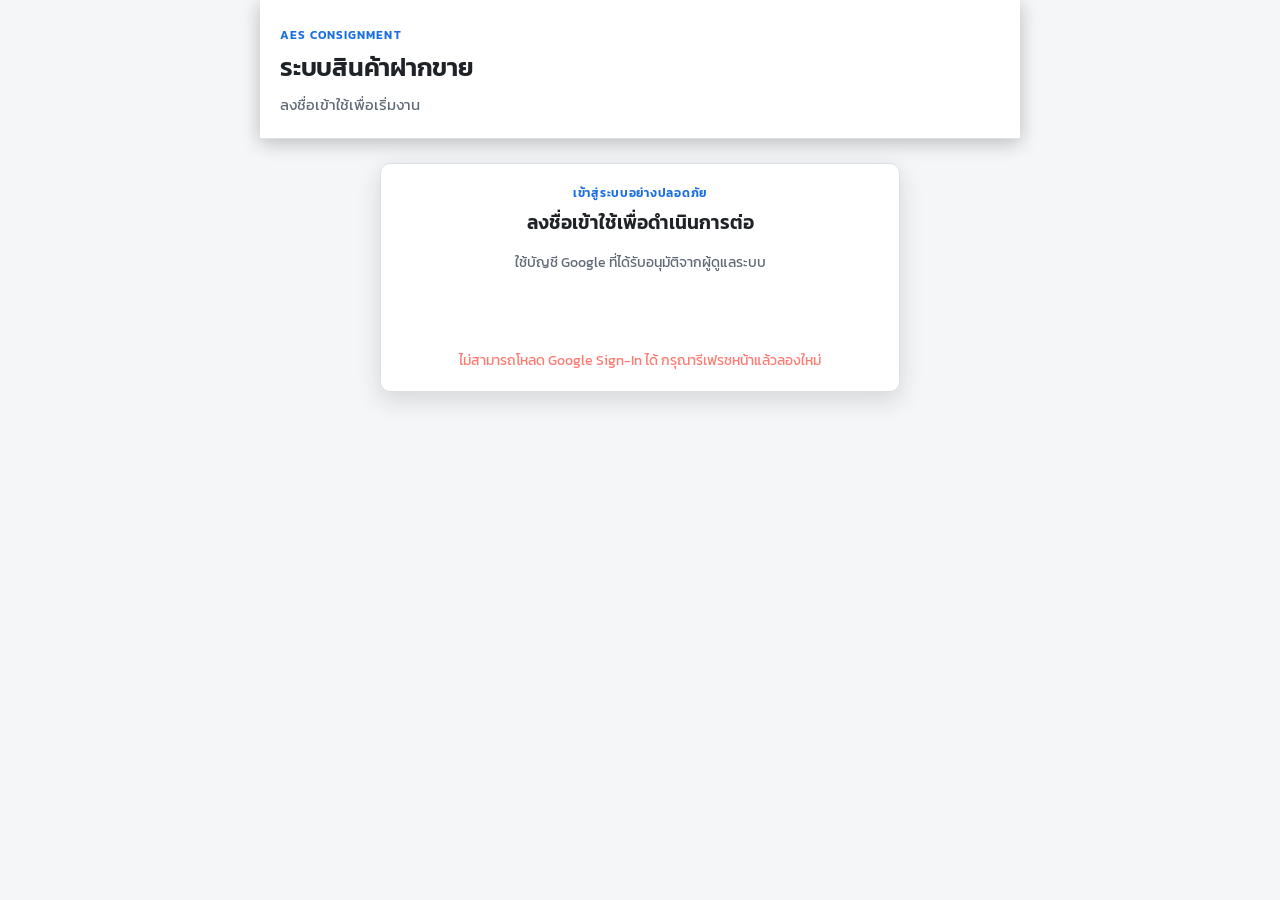
<file: index.html>
<!doctype html>
<html lang="th">

<head>
  <meta charset="utf-8">
  <meta name="viewport" content="width=device-width, initial-scale=1">
  <meta name="theme-color" content="#123d38">
  <meta
    name="description"
    content="ระบบจัดการสินค้าฝากขายสำหรับพนักงานและผู้ดูแลระบบ"
  >
  <title>ระบบสินค้าฝากขาย</title>

  <!-- Kanit is the primary font used across AES worker applications. -->
  <link rel="preconnect" href="https://fonts.googleapis.com">
  <link rel="preconnect" href="https://fonts.gstatic.com" crossorigin>
  <link
    href="https://fonts.googleapis.com/css2?family=Kanit:wght@400;500;600;700&display=swap"
    rel="stylesheet"
  >

  <!-- Keep presentation styles in the dedicated stylesheet. -->
  <link rel="stylesheet" href="style.css">

  <!-- Google Identity Services renders the sign-in button. -->
  <script src="https://accounts.google.com/gsi/client" async></script>
</head>

<body>
  <main class="app-shell">
    <!-- Application identity remains visible on every screen. -->
    <header class="app-header">
      <div>
        <p class="header-eyebrow">AES Consignment</p>
        <h1>ระบบสินค้าฝากขาย</h1>
        <p id="pageDescription">ลงชื่อเข้าใช้เพื่อเริ่มงาน</p>
      </div>
      <p id="authenticatedUser" class="authenticated-user hidden"></p>
    </header>

    <!-- Authentication must succeed before application data is visible. -->
    <section id="authCard" class="card auth-card">
      <p class="eyebrow">เข้าสู่ระบบอย่างปลอดภัย</p>
      <h2>ลงชื่อเข้าใช้เพื่อดำเนินการต่อ</h2>
      <p class="hint">
        ใช้บัญชี Google ที่ได้รับอนุมัติจากผู้ดูแลระบบ
      </p>
      <div id="googleSignInButton" class="google-sign-in"></div>
      <p
        id="authStatus"
        class="status-message"
        role="status"
        aria-live="polite"
      ></p>
    </section>

    <!-- Backend permissions determine which mode cards are rendered here. -->
    <section id="homeCard" class="card hidden">
      <p class="eyebrow">เมนูหลัก</p>
      <h2>เลือกงานที่ต้องการทำ</h2>
      <p class="hint">
        ระบบแสดงเฉพาะเมนูที่บัญชีของคุณได้รับสิทธิ์
      </p>
      <div id="modeGrid" class="mode-grid"></div>
    </section>

    <!-- Reserved fallback for future permission-based application modules. -->
    <section id="modulePlaceholder" class="card hidden">
      <button id="placeholderBackButton" class="text-button" type="button">
        ← กลับเมนูหลัก
      </button>
      <p id="placeholderEyebrow" class="eyebrow"></p>
      <h2 id="placeholderTitle"></h2>
      <p id="placeholderMessage" class="hint"></p>
    </section>

    <!-- ADMIN-only account management. Backend authorization is mandatory. -->
    <section id="adminAccountSection" class="hidden">
      <div class="section-navigation">
        <button id="adminBackButton" class="text-button" type="button">
          ← กลับเมนูหลัก
        </button>
      </div>

      <section class="card">
        <p class="eyebrow">ผู้ดูแลระบบ</p>
        <h2 id="accountFormTitle">เพิ่มบัญชีที่ได้รับสิทธิ์</h2>
        <p id="accountFormDescription" class="hint">
          เพิ่มอีเมล กำหนดสิทธิ์ และผูกบัญชีกับลูกค้า
        </p>

        <form id="adminAccountForm" novalidate>
          <label for="accountEmail">อีเมล Google</label>
          <input
            id="accountEmail"
            name="email"
            type="email"
            autocomplete="email"
            placeholder="name@example.com"
            required
          >

          <fieldset id="permissionSelector" class="permission-fieldset">
            <legend>สิทธิ์การใช้งาน</legend>

            <label class="permission-option" for="permissionWithdraw">
              <input
                id="permissionWithdraw"
                name="can_withdraw"
                type="checkbox"
              >
              <span>
                <strong>ผู้เบิกสินค้า</strong>
                <small>เข้าใช้งานโมดูลเบิกสินค้า</small>
              </span>
            </label>

            <label class="permission-option" for="permissionReceive">
              <input
                id="permissionReceive"
                name="can_receive"
                type="checkbox"
              >
              <span>
                <strong>ผู้ตรวจรับสินค้า</strong>
                <small>เข้าใช้งานโมดูลรับสินค้า</small>
              </span>
            </label>

            <label class="permission-option" for="permissionAdmin">
              <input
                id="permissionAdmin"
                name="is_admin"
                type="checkbox"
              >
              <span>
                <strong>ผู้ดูแลระบบ</strong>
                <small>จัดการบัญชีและงานผู้ดูแลระบบ</small>
              </span>
            </label>
          </fieldset>

          <div id="customerSelector">
            <label for="customerSearch">ค้นหาลูกค้า</label>
            <input
              id="customerSearch"
              type="search"
              autocomplete="off"
              placeholder="พิมพ์รหัสหรือชื่อลูกค้าอย่างน้อย 2 ตัวอักษร"
              aria-describedby="customerSearchHelp"
            >
            <p id="customerSearchHelp" class="field-help">
              เลือกลูกค้าจากผลการค้นหาเพื่อป้องกันการกรอกรหัสผิด
            </p>
            <div
              id="customerSearchResults"
              class="search-results hidden"
              role="listbox"
              aria-label="ผลการค้นหาลูกค้า"
            ></div>
            <div id="selectedCustomer" class="selected-customer hidden"></div>
          </div>

          <div class="form-action-row">
            <button
              id="cancelAccountEditButton"
              class="outline-button hidden"
              type="button"
            >
              ยกเลิกการแก้ไข
            </button>
            <button
              id="createAccountButton"
              class="full-width-button"
              type="submit"
            >
              เพิ่มบัญชี
            </button>
          </div>
          <p
            id="adminFormStatus"
            class="form-status"
            role="status"
            aria-live="polite"
          ></p>
        </form>
      </section>

      <section class="card">
        <div class="section-title-row">
          <div>
            <p class="eyebrow">บัญชีทั้งหมด</p>
            <h2>สิทธิ์การเข้าใช้งาน</h2>
          </div>
          <button id="refreshUsersButton" class="outline-button" type="button">
            โหลดใหม่
          </button>
        </div>
        <p id="userListStatus" class="hint" role="status" aria-live="polite"></p>
        <div id="authorizedUserList" class="account-list"></div>
      </section>
    </section>
  </main>

  <!-- Shared public configuration and short-lived cross-page session. -->
  <script src="assets/app-config.js"></script>
  <script src="assets/auth-session.js"></script>

  <!-- Load behavior after the page markup so all controls already exist. -->
  <script src="script.js"></script>
</body>

</html>
</file>
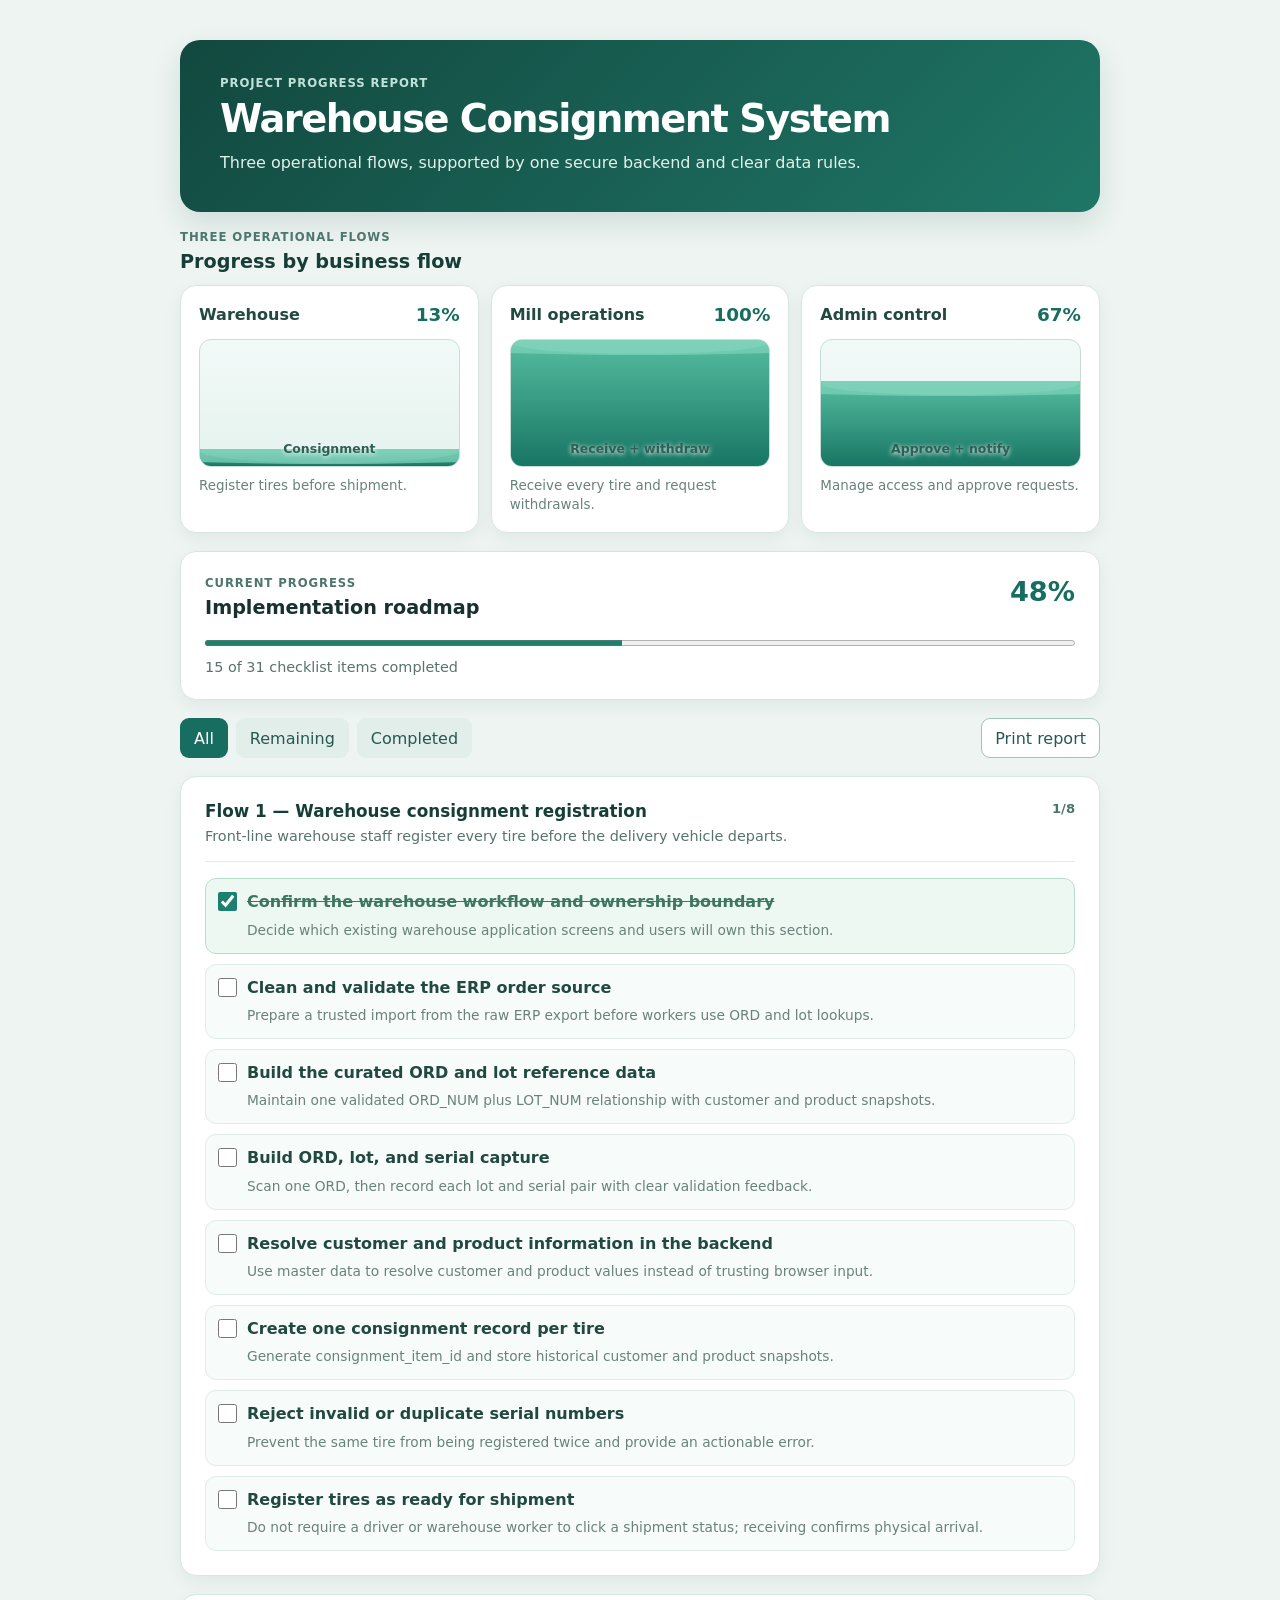
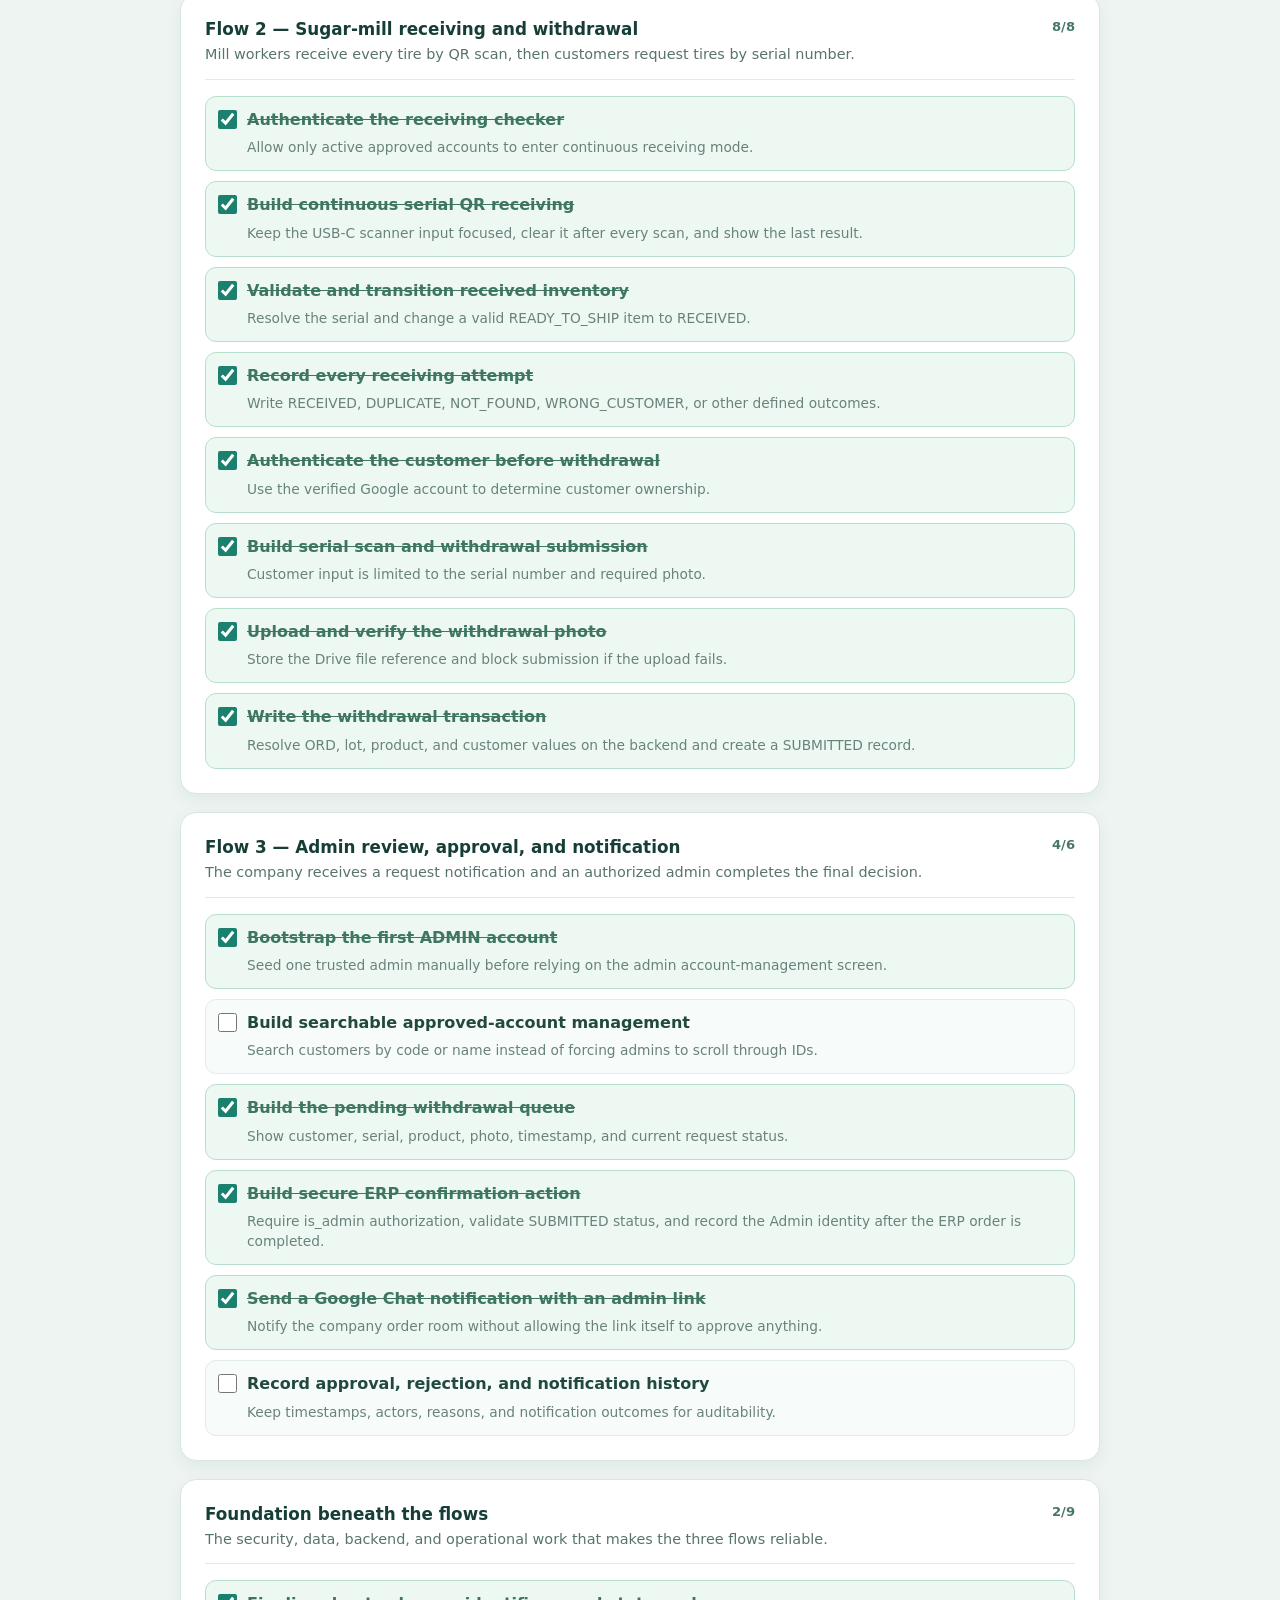
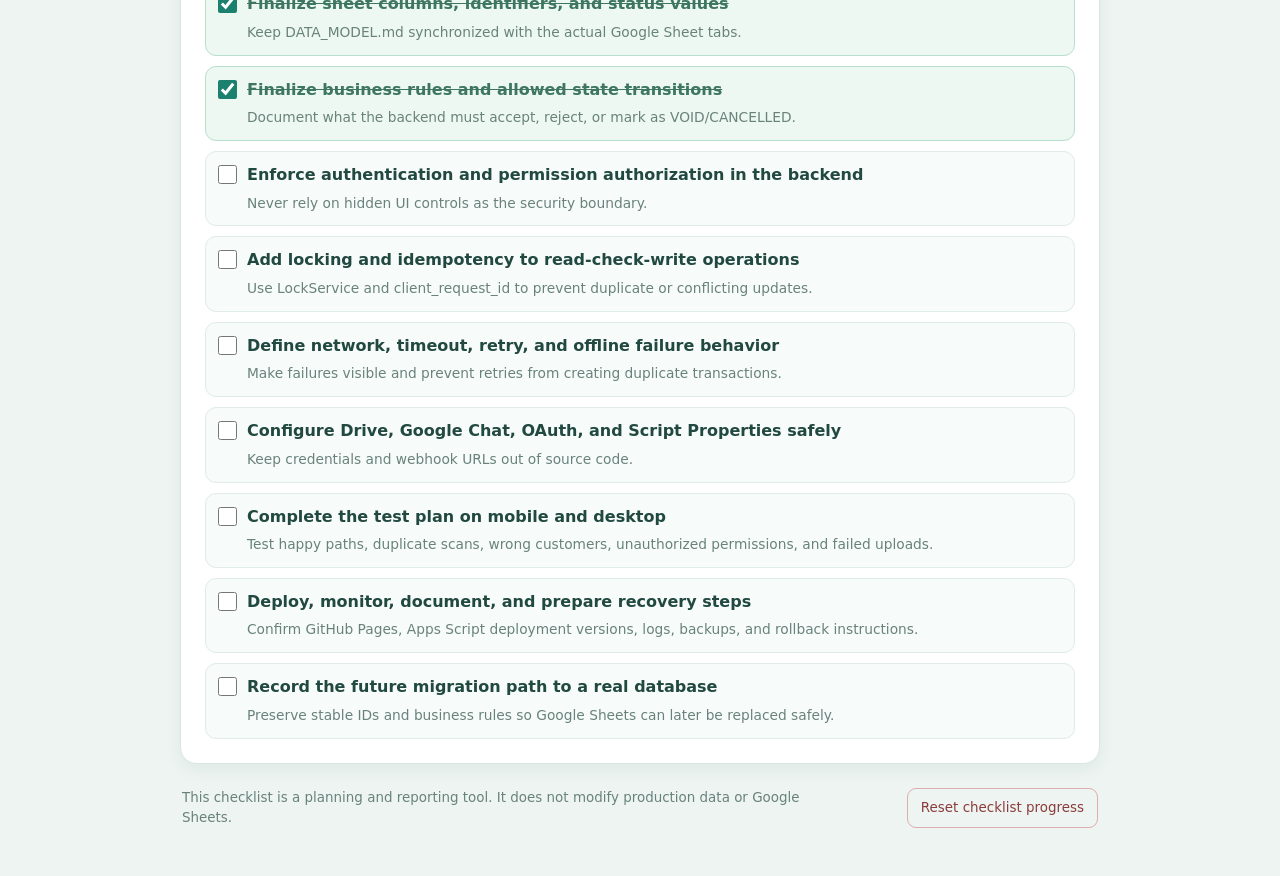
<file: docs/project-roadmap/index.html>
<!doctype html>
<html lang="en">

<head>
  <meta charset="utf-8">
  <meta name="viewport" content="width=device-width, initial-scale=1">
  <meta name="description" content="Warehouse consignment project progress checklist">
  <title>Warehouse Consignment Roadmap</title>
  <link rel="stylesheet" href="style.css">
</head>

<body>
  <main class="roadmap-shell">
    <!-- The header explains the purpose of this checklist to project owners. -->
    <header class="page-header">
      <p class="eyebrow">Project progress report</p>
      <h1>Warehouse Consignment System</h1>
      <p class="lead">
        Three operational flows, supported by one secure backend and clear data rules.
      </p>
    </header>

    <!-- These buckets summarize progress across the three business flows. -->
    <section class="bucket-section" aria-labelledby="bucketTitle">
      <div class="section-heading">
        <p class="eyebrow">Three operational flows</p>
        <h2 id="bucketTitle">Progress by business flow</h2>
      </div>

      <div class="bucket-grid">
        <article class="water-bucket" data-bucket-id="warehouse">
          <div class="bucket-heading">
            <h3>Warehouse</h3>
            <output class="bucket-percentage" data-bucket-percentage="warehouse">
              0%
            </output>
          </div>
          <div class="bucket-visual" aria-hidden="true">
            <div class="water-fill" data-water-fill="warehouse">
              <div class="water-wave"></div>
            </div>
            <span class="bucket-visual-label">Consignment</span>
          </div>
          <p class="bucket-description">Register tires before shipment.</p>
        </article>

        <article class="water-bucket" data-bucket-id="receiving">
          <div class="bucket-heading">
            <h3>Mill operations</h3>
            <output class="bucket-percentage" data-bucket-percentage="receiving">
              0%
            </output>
          </div>
          <div class="bucket-visual" aria-hidden="true">
            <div class="water-fill" data-water-fill="receiving">
              <div class="water-wave"></div>
            </div>
            <span class="bucket-visual-label">Receive + withdraw</span>
          </div>
          <p class="bucket-description">Receive every tire and request withdrawals.</p>
        </article>

        <article class="water-bucket" data-bucket-id="admin">
          <div class="bucket-heading">
            <h3>Admin control</h3>
            <output class="bucket-percentage" data-bucket-percentage="admin">
              0%
            </output>
          </div>
          <div class="bucket-visual" aria-hidden="true">
            <div class="water-fill" data-water-fill="admin">
              <div class="water-wave"></div>
            </div>
            <span class="bucket-visual-label">Approve + notify</span>
          </div>
          <p class="bucket-description">Manage access and approve requests.</p>
        </article>
      </div>
    </section>

    <!-- Progress summary gives owners a quick view before the detailed checklist. -->
    <section class="summary-card" aria-labelledby="summaryTitle">
      <div class="summary-heading">
        <div>
          <p class="eyebrow">Current progress</p>
          <h2 id="summaryTitle">Implementation roadmap</h2>
        </div>
        <output id="progressPercentage" class="progress-percentage">0%</output>
      </div>

      <progress id="overallProgress" max="100" value="0">
        0% complete
      </progress>

      <p id="progressSummary" class="progress-summary">
        0 of 0 checklist items completed
      </p>
    </section>

    <!-- Filters make the checklist easier to use during progress meetings. -->
    <nav class="filter-bar" aria-label="Checklist filters">
      <button class="filter-button is-active" type="button" data-filter="all">
        All
      </button>
      <button class="filter-button" type="button" data-filter="remaining">
        Remaining
      </button>
      <button class="filter-button" type="button" data-filter="completed">
        Completed
      </button>
      <button id="printButton" class="secondary-button" type="button">
        Print report
      </button>
    </nav>

    <!-- JavaScript renders the phases and checklist tasks here. -->
    <section id="roadmapList" class="roadmap-list" aria-live="polite"></section>

    <footer class="page-footer">
      <p>
        This checklist is a planning and reporting tool. It does not modify
        production data or Google Sheets.
      </p>
      <button id="resetProgressButton" class="text-button" type="button">
        Reset checklist progress
      </button>
    </footer>
  </main>

  <!-- Progress data is maintained separately from rendering behavior. -->
  <script src="progress-data.js"></script>
  <script src="script.js"></script>
</body>

</html>
</file>
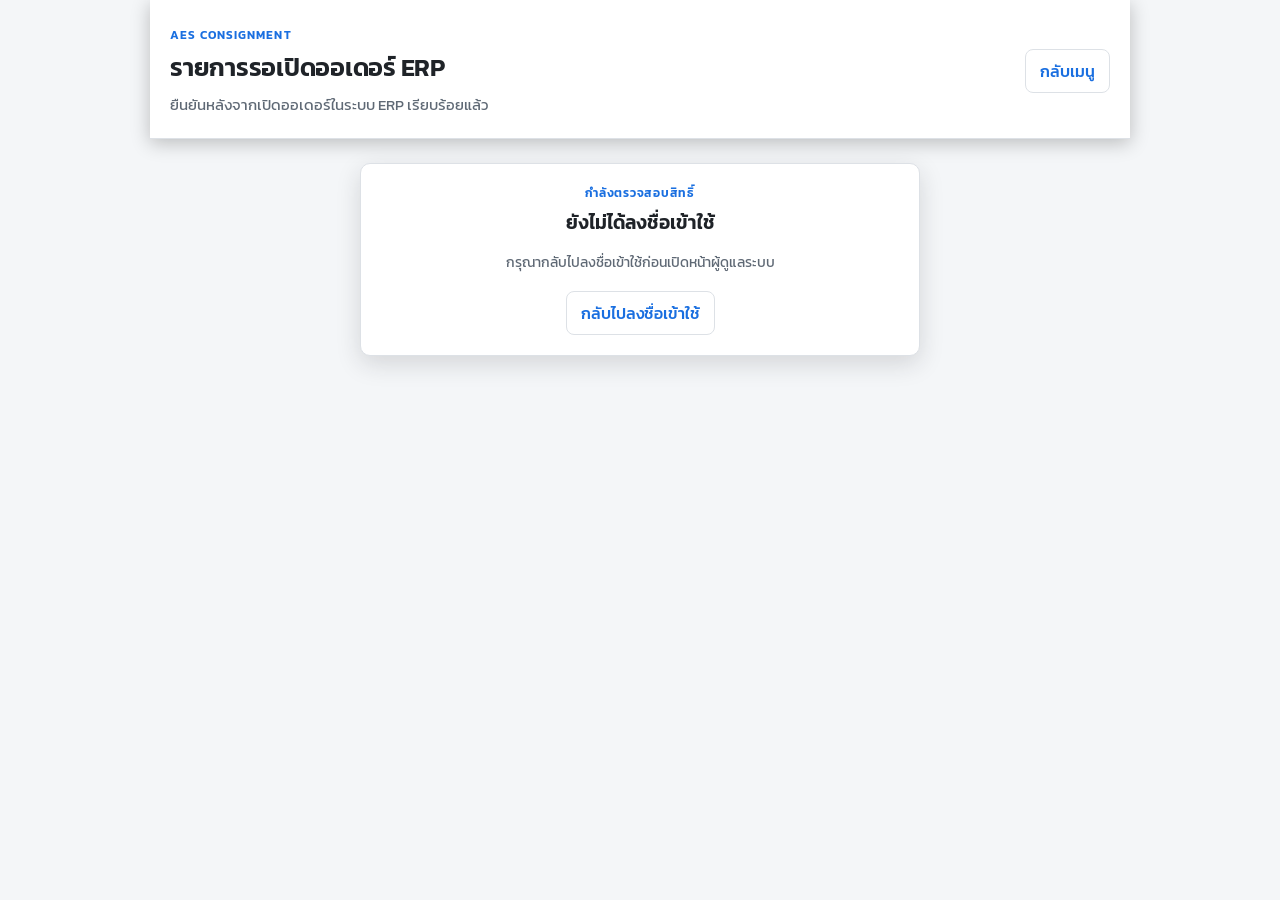
<file: pages/admin-erp/index.html>
<!doctype html>
<html lang="th">

<head>
  <meta charset="utf-8">
  <meta name="viewport" content="width=device-width, initial-scale=1">
  <meta name="theme-color" content="#f4f6f8">
  <meta
    name="description"
    content="หน้าผู้ดูแลระบบสำหรับยืนยันรายการเปิดออเดอร์ ERP"
  >
  <title>รายการรอเปิดออเดอร์ ERP</title>

  <!-- Kanit is the primary font used across AES worker applications. -->
  <link rel="preconnect" href="https://fonts.googleapis.com">
  <link rel="preconnect" href="https://fonts.gstatic.com" crossorigin>
  <link
    href="https://fonts.googleapis.com/css2?family=Kanit:wght@400;500;600;700&display=swap"
    rel="stylesheet"
  >

  <!-- Reuse the shared AES theme, then add Admin-ERP-specific styles. -->
  <link rel="stylesheet" href="../../style.css">
  <link rel="stylesheet" href="admin-erp.css">
</head>

<body>
  <main class="app-shell admin-erp-shell">
    <!-- Page identity and route back to the permission-based home screen. -->
    <header class="app-header admin-erp-header">
      <div>
        <p class="header-eyebrow">AES Consignment</p>
        <h1>รายการรอเปิดออเดอร์ ERP</h1>
        <p>ยืนยันหลังจากเปิดออเดอร์ในระบบ ERP เรียบร้อยแล้ว</p>
      </div>
      <a class="header-back-link" href="../../">กลับเมนู</a>
    </header>

    <!-- Keep queue information hidden until backend authorization succeeds. -->
    <section id="accessCard" class="card access-card">
      <p class="eyebrow">กำลังตรวจสอบสิทธิ์</p>
      <h2 id="accessTitle">กรุณารอสักครู่</h2>
      <p id="accessMessage" class="hint" role="status" aria-live="polite">
        ระบบกำลังตรวจสอบบัญชีและสิทธิ์ผู้ดูแลระบบ
      </p>
      <a id="signInLink" class="primary-link hidden" href="../../">
        กลับไปลงชื่อเข้าใช้
      </a>
    </section>

    <!-- Admin queue appears only after a fresh backend permission check. -->
    <section id="adminErpApplication" class="hidden">
      <section class="admin-session-bar" aria-label="ข้อมูลผู้ดูแลระบบ">
        <div>
          <span>ผู้ดูแลระบบ</span>
          <strong id="authenticatedEmail"></strong>
        </div>
        <button id="refreshQueueButton" class="outline-button" type="button">
          โหลดรายการใหม่
        </button>
      </section>

      <!-- Compact counters show the size of the current ERP work queue. -->
      <section class="queue-statistics" aria-label="สรุปรายการรอดำเนินการ">
        <article class="queue-stat-card">
          <span>รอบเบิกที่รอเปิดออเดอร์</span>
          <strong id="pendingBatchCount">0</strong>
        </article>
        <article class="queue-stat-card">
          <span>จำนวนยางทั้งหมด</span>
          <strong id="pendingItemCount">0</strong>
        </article>
      </section>

      <section class="card queue-card">
        <div class="section-title-row queue-title-row">
          <div>
            <p class="eyebrow">งานที่รอดำเนินการ</p>
            <h2>รายการเบิกสินค้าจากลูกค้า</h2>
          </div>
        </div>
        <p
          id="queueStatus"
          class="queue-status"
          role="status"
          aria-live="polite"
        >
          กำลังโหลดรายการ...
        </p>

        <!-- Cards are created with DOM methods; backend values are never HTML. -->
        <div id="pendingBatchList" class="pending-batch-list"></div>

        <div id="emptyQueueState" class="empty-queue-state hidden">
          <div class="empty-queue-icon" aria-hidden="true">✓</div>
          <h2>ไม่มีรายการรอเปิดออเดอร์</h2>
          <p>รายการที่ได้รับอนุมัติแล้วจะไม่แสดงในหน้านี้</p>
        </div>
      </section>
    </section>
  </main>

  <!-- One short confirmation prevents accidental ERP completion records. -->
  <dialog id="approvalDialog" class="approval-dialog">
    <div class="approval-dialog-content">
      <p class="eyebrow">ยืนยันการดำเนินการ</p>
      <h2>เปิดออเดอร์ใน ERP เรียบร้อยแล้วใช่หรือไม่</h2>
      <p id="approvalDialogDescription" class="dialog-description"></p>
      <p class="dialog-warning">
        เมื่อยืนยันแล้ว ระบบจะบันทึกชื่อผู้อนุมัติและเวลา
      </p>
      <div class="dialog-actions">
        <button id="cancelApprovalButton" class="outline-button" type="button">
          ยกเลิก
        </button>
        <button id="confirmApprovalButton" class="approval-button" type="button">
          ยืนยันว่าเปิดออเดอร์แล้ว
        </button>
      </div>
    </div>
  </dialog>

  <!-- Shared configuration/session load before page-specific behavior. -->
  <script src="../../assets/app-config.js"></script>
  <script src="../../assets/auth-session.js"></script>
  <script src="admin-erp.js"></script>
</body>

</html>
</file>
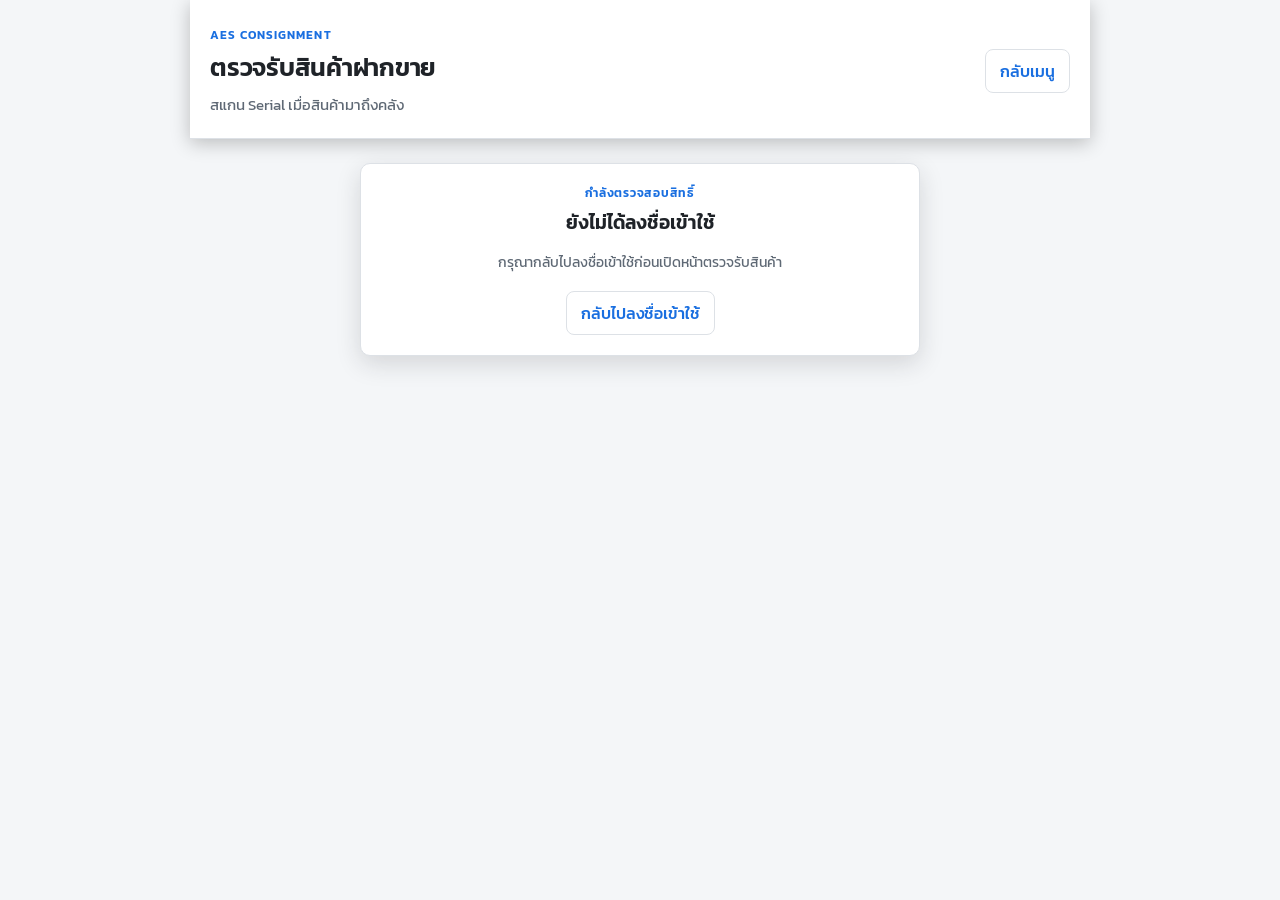
<file: pages/receiving/index.html>
<!doctype html>
<html lang="th">

<head>
  <meta charset="utf-8">
  <meta name="viewport" content="width=device-width, initial-scale=1">
  <meta name="theme-color" content="#f4f6f8">
  <meta
    name="description"
    content="ระบบตรวจรับสินค้าฝากขายด้วยหมายเลข Serial"
  >
  <title>ตรวจรับสินค้าฝากขาย</title>

  <!-- Kanit is the primary font used across AES worker applications. -->
  <link rel="preconnect" href="https://fonts.googleapis.com">
  <link rel="preconnect" href="https://fonts.gstatic.com" crossorigin>
  <link
    href="https://fonts.googleapis.com/css2?family=Kanit:wght@400;500;600;700&display=swap"
    rel="stylesheet"
  >

  <!-- Reuse the shared AES theme, then add receiving-specific styles. -->
  <link rel="stylesheet" href="../../style.css">
  <link rel="stylesheet" href="receiving.css">
</head>

<body>
  <main class="app-shell receiving-shell">
    <!-- Page identity and authenticated worker information. -->
    <header class="app-header receiving-header">
      <div>
        <p class="header-eyebrow">AES Consignment</p>
        <h1>ตรวจรับสินค้าฝากขาย</h1>
        <p>สแกน Serial เมื่อสินค้ามาถึงคลัง</p>
      </div>
      <a class="header-back-link" href="../../">กลับเมนู</a>
    </header>

    <!-- This gate remains visible until backend authentication succeeds. -->
    <section id="accessCard" class="card access-card">
      <p class="eyebrow">กำลังตรวจสอบสิทธิ์</p>
      <h2 id="accessTitle">กรุณารอสักครู่</h2>
      <p id="accessMessage" class="hint" role="status" aria-live="polite">
        ระบบกำลังตรวจสอบบัญชีและสิทธิ์ตรวจรับสินค้า
      </p>
      <a id="signInLink" class="primary-link hidden" href="../../">
        กลับไปลงชื่อเข้าใช้
      </a>
    </section>

    <!-- Receiving controls appear only after backend permission validation. -->
    <section id="receivingApplication" class="hidden">
      <section class="session-bar" aria-label="ข้อมูลรอบตรวจรับ">
        <div>
          <span>ผู้ตรวจรับ</span>
          <strong id="authenticatedEmail"></strong>
        </div>
        <div>
          <span>รอบตรวจรับ</span>
          <strong id="batchIdentifier"></strong>
        </div>
        <button id="newBatchButton" class="outline-button" type="button">
          เริ่มรอบใหม่
        </button>
      </section>

      <!-- Live counters help the checker reconcile the physical tire count. -->
      <section class="scan-statistics" aria-label="สรุปการสแกน">
        <article class="stat-card">
          <span>สแกนแล้ว</span>
          <strong id="scannedCount">0</strong>
        </article>
        <article class="stat-card is-accepted">
          <span>รับเข้าสำเร็จ</span>
          <strong id="acceptedCount">0</strong>
        </article>
        <article class="stat-card is-duplicate">
          <span>สแกนซ้ำ</span>
          <strong id="duplicateCount">0</strong>
        </article>
        <article class="stat-card is-error">
          <span>ไม่สำเร็จ</span>
          <strong id="errorCount">0</strong>
        </article>
      </section>

      <!-- Scanner input stays prominent and submits when the scanner sends Enter. -->
      <section class="card scanner-card">
        <p class="eyebrow">สแกนต่อเนื่อง</p>
        <h2>สแกนหมายเลข Serial</h2>
        <p class="scanner-instruction">
          ใช้เครื่องสแกน QR แล้วรอผลก่อนสแกนเส้นถัดไป
        </p>

        <form id="scannerForm" novalidate>
          <label for="serialInput">หมายเลข Serial</label>
          <div class="scanner-input-row">
            <input
              id="serialInput"
              name="serial_num"
              type="text"
              inputmode="text"
              autocomplete="off"
              autocapitalize="characters"
              spellcheck="false"
              placeholder="ตัวอย่าง TN05200154"
              aria-describedby="serialHelp"
              required
            >
            <button id="scanButton" class="scan-button" type="submit">
              ตรวจรับ
            </button>
          </div>
          <p id="serialHelp" class="field-help">
            รองรับตัวอักษรภาษาอังกฤษและตัวเลข รวมทั้งหมด 10 ตัว
          </p>
        </form>

        <!-- A failed network request must retry with the original request ID. -->
        <div id="retryPanel" class="retry-panel hidden" role="alert">
          <div>
            <strong>ยังไม่ทราบผลการบันทึก</strong>
            <p id="retryMessage"></p>
          </div>
          <button id="retryButton" class="retry-button" type="button">
            ลองส่งอีกครั้ง
          </button>
        </div>
      </section>

      <!-- The most recent result is large enough to read at scanning distance. -->
      <section
        id="lastResultCard"
        class="card result-card is-waiting"
        aria-live="assertive"
        aria-atomic="true"
      >
        <p class="eyebrow">ผลการสแกนล่าสุด</p>
        <div class="result-content">
          <div id="resultIcon" class="result-icon" aria-hidden="true">—</div>
          <div>
            <h2 id="resultTitle">พร้อมสแกน</h2>
            <p id="resultSerial">ยังไม่มีรายการ</p>
            <p id="resultMessage" class="result-message">
              ช่องสแกนพร้อมรับข้อมูลจากเครื่องสแกน
            </p>
          </div>
        </div>
      </section>

      <!-- Keep a short local history for immediate visual reconciliation. -->
      <section class="card history-card">
        <div class="section-title-row">
          <div>
            <p class="eyebrow">รายการล่าสุด</p>
            <h2>ประวัติในรอบนี้</h2>
          </div>
          <span class="history-limit">แสดง 10 รายการล่าสุด</span>
        </div>
        <ol id="scanHistory" class="scan-history">
          <li id="emptyHistory" class="empty-state">ยังไม่มีรายการสแกน</li>
        </ol>
      </section>
    </section>
  </main>

  <!-- Shared configuration/session load before page-specific behavior. -->
  <script src="../../assets/app-config.js"></script>
  <script src="../../assets/auth-session.js"></script>
  <script src="receiving.js"></script>
</body>

</html>
</file>
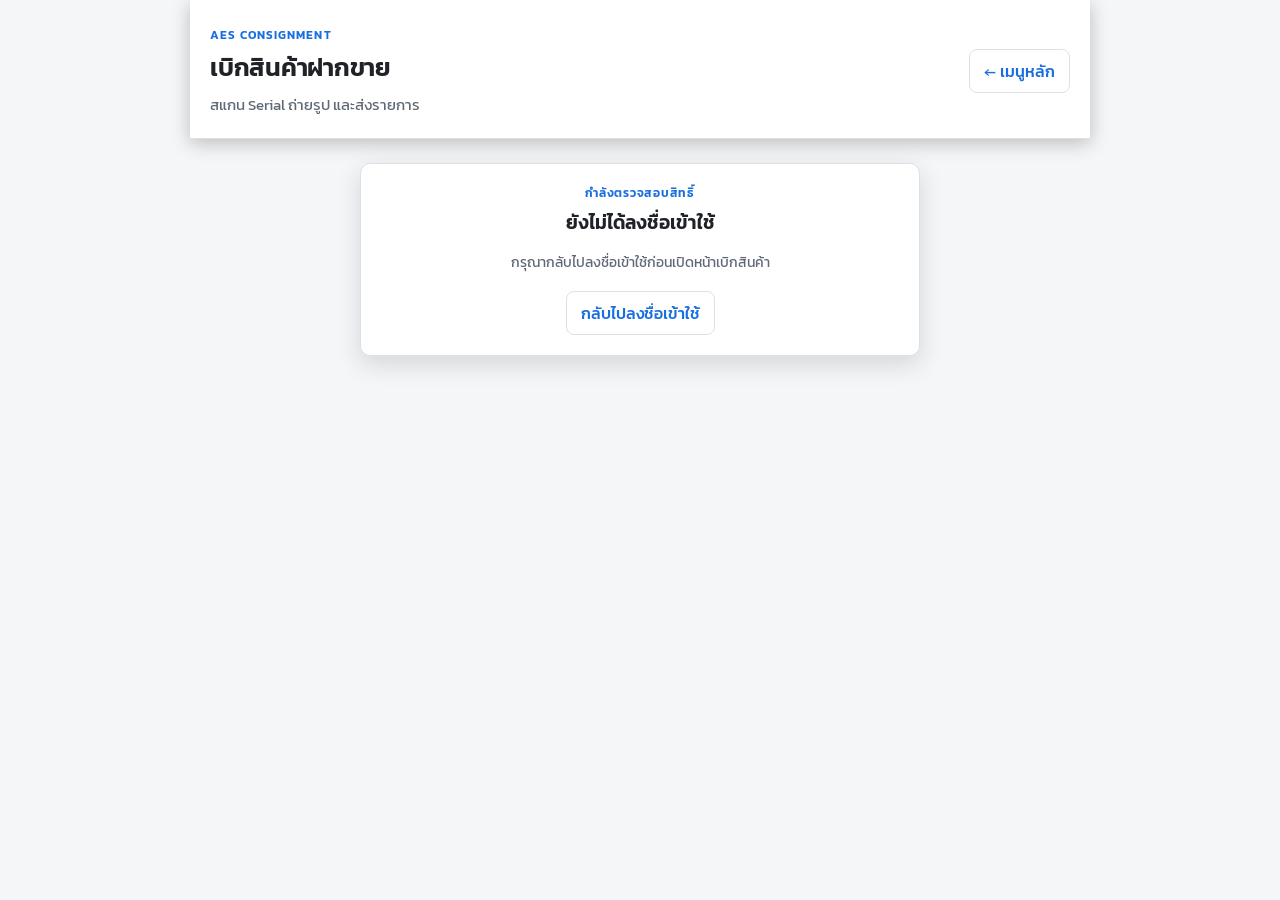
<file: pages/withdrawal/index.html>
<!doctype html>
<html lang="th">

<head>
  <meta charset="utf-8">
  <meta name="viewport" content="width=device-width, initial-scale=1">
  <meta name="theme-color" content="#123d38">
  <meta
    name="description"
    content="ระบบสแกนและบันทึกการเบิกสินค้าฝากขาย"
  >
  <title>เบิกสินค้าฝากขาย</title>

  <link rel="preconnect" href="https://fonts.googleapis.com">
  <link rel="preconnect" href="https://fonts.gstatic.com" crossorigin>
  <link
    href="https://fonts.googleapis.com/css2?family=Kanit:wght@400;500;600;700&display=swap"
    rel="stylesheet"
  >

  <link rel="stylesheet" href="../../style.css">
  <link rel="stylesheet" href="withdrawal.css">
</head>

<body>
  <main class="app-shell withdrawal-shell">
    <header class="app-header withdrawal-header">
      <div>
        <p class="header-eyebrow">AES Consignment</p>
        <h1>เบิกสินค้าฝากขาย</h1>
        <p>สแกน Serial ถ่ายรูป และส่งรายการ</p>
      </div>
      <a class="header-back-link" href="../../">← เมนูหลัก</a>
    </header>

    <!-- Keep all operational controls hidden until backend authorization. -->
    <section id="accessCard" class="card access-card">
      <p class="eyebrow">กำลังตรวจสอบสิทธิ์</p>
      <h2 id="accessTitle">กรุณารอสักครู่</h2>
      <p id="accessMessage" class="hint">
        ระบบกำลังตรวจสอบบัญชีและสิทธิ์เบิกสินค้า
      </p>
      <a id="signInLink" class="primary-link hidden" href="../../">
        กลับไปลงชื่อเข้าใช้
      </a>
    </section>

    <section id="withdrawalApplication" class="hidden">
      <section class="session-bar">
        <div>
          <span>ผู้เบิกสินค้า</span>
          <strong id="authenticatedEmail">—</strong>
        </div>
        <div>
          <span>รหัสลูกค้า</span>
          <strong id="customerIdentifier">—</strong>
        </div>
        <div>
          <span>รอบการเบิก</span>
          <strong id="batchIdentifier">—</strong>
        </div>
        <button id="newBatchButton" class="outline-button" type="button">
          ยกเลิกรอบเบิก
        </button>
      </section>

      <!-- The scanner adds only backend-verified tires to the draft batch. -->
      <section class="card scanner-card">
        <p class="eyebrow">ขั้นตอนที่ 1</p>
        <h2>สแกนหมายเลข Serial</h2>
        <p class="scanner-instruction">
          สแกนยางหนึ่งเส้น แล้วถ่ายรูปก่อนเพิ่มเส้นถัดไป
        </p>

        <form id="scannerForm" novalidate>
          <label for="serialInput">หมายเลข Serial</label>
          <div class="scanner-input-row">
            <input
              id="serialInput"
              name="serial_num"
              type="text"
              inputmode="text"
              autocomplete="off"
              autocapitalize="characters"
              spellcheck="false"
              maxlength="10"
              placeholder="ตัวอย่าง TN05200154"
              required
            >
            <button id="scanButton" class="scan-button" type="submit">
              ตรวจสอบ
            </button>
          </div>
          <p class="field-help">
            รองรับตัวอักษรภาษาอังกฤษและตัวเลข รวมทั้งหมด 10 ตัว
          </p>
        </form>

        <p
          id="scanStatus"
          class="operation-status"
          role="status"
          aria-live="polite"
        ></p>
      </section>

      <!-- One shared camera input is activated from the selected tire card. -->
      <input
        id="photoInput"
        class="visually-hidden"
        type="file"
        accept="image/*"
        capture="environment"
      >

      <section class="card batch-card">
        <div class="section-title-row">
          <div>
            <p class="eyebrow">ขั้นตอนที่ 2</p>
            <h2>รายการรอส่ง</h2>
          </div>
          <strong id="itemCount" class="item-count">0 เส้น</strong>
        </div>

        <div id="withdrawalItemList" class="withdrawal-item-list">
          <p id="emptyBatchMessage" class="empty-state">
            ยังไม่มีสินค้าในรอบนี้
          </p>
        </div>

        <div id="submissionRetryPanel" class="retry-panel hidden" role="alert">
          <div>
            <strong>ยังไม่ทราบผลการส่งรายการ</strong>
            <p id="submissionRetryMessage"></p>
          </div>
          <button id="submissionRetryButton" class="retry-button" type="button">
            ลองส่งอีกครั้ง
          </button>
        </div>

        <button
          id="submitBatchButton"
          class="submit-batch-button"
          type="button"
          disabled
        >
          ยืนยันการเบิกสินค้า
        </button>
        <p
          id="submissionStatus"
          class="operation-status"
          role="status"
          aria-live="polite"
        ></p>
      </section>

      <section id="successCard" class="card success-card hidden" role="status">
        <p class="eyebrow">บันทึกสำเร็จ</p>
        <h2>ส่งรายการเบิกสินค้าแล้ว</h2>
        <p id="successMessage"></p>
        <div id="productSummary" class="product-summary"></div>
        <button id="nextBatchButton" class="submit-batch-button" type="button">
          เริ่มรายการใหม่
        </button>
      </section>
    </section>
  </main>

  <script src="../../assets/app-config.js"></script>
  <script src="../../assets/auth-session.js"></script>
  <script src="withdrawal.js"></script>
</body>

</html>
</file>
<file: style.css>
/* ---------- Shared AES theme tokens ---------- */

:root {
  --bg-main: #f4f6f8;
  --bg-card: #ffffff;
  --bg-card-subtle: #f1f3f5;
  --border-color: #dde1e6;
  --text-primary: #1f2328;
  --text-muted: #5f6975;
  --accent-blue: #1a6fe0;
  --accent-green: #1e8e3e;
  --accent-green-hover: #188038;
  --accent-red: #d93025;
  --accent-orange: #c77d00;
  --input-bg: #ffffff;
  --header-bg: rgba(255, 255, 255, 0.94);
  --shadow: 0 8px 24px rgba(31, 35, 40, 0.15);
  --radius: 10px;
  color-scheme: light;
}

/* ---------- Global document styles ---------- */

*,
*::before,
*::after {
  box-sizing: border-box;
  -webkit-tap-highlight-color: transparent;
}

html {
  min-height: 100%;
  background: var(--bg-main);
}

body {
  min-height: 100vh;
  margin: 0;
  overflow-x: hidden;
  background: var(--bg-main);
  color: var(--text-primary);
  font-family: "Kanit", sans-serif;
  font-size: 16px;
  transition:
    background 0.2s,
    color 0.2s;
}

button,
input,
select {
  font-family: inherit;
}

button {
  cursor: pointer;
  transition:
    background 0.15s,
    border-color 0.15s,
    color 0.15s,
    transform 0.15s;
}

button:active:not(:disabled) {
  transform: scale(0.98);
}

button:disabled {
  cursor: not-allowed;
  opacity: 0.5;
}

h1,
h2,
p {
  margin-top: 0;
}

h1,
h2 {
  font-weight: 600;
}

.app-shell {
  width: min(100%, 760px);
  margin: 0 auto;
  padding: 20px 16px 42px;
}

.hidden {
  display: none !important;
}

/* ---------- Application header ---------- */

.app-header {
  display: flex;
  gap: 20px;
  align-items: flex-start;
  justify-content: space-between;
  margin: -20px -16px 24px;
  padding: 26px 20px 22px;
  background: var(--header-bg);
  border-bottom: 1px solid var(--border-color);
  box-shadow: 0 4px 18px rgba(0, 0, 0, 0.24);
  backdrop-filter: blur(8px);
}

h1 {
  margin-bottom: 0;
  font-size: 1.55rem;
  letter-spacing: -0.01em;
}

h2 {
  margin-bottom: 14px;
  font-size: 1.2rem;
}

.app-header p {
  margin: 7px 0 0;
  color: var(--text-muted);
  font-size: 0.95rem;
}

.app-header .header-eyebrow {
  margin: 0 0 5px;
  color: var(--accent-blue);
  font-size: 0.72rem;
  font-weight: 600;
  letter-spacing: 0.09em;
  text-transform: uppercase;
}

.authenticated-user {
  max-width: 42%;
  overflow-wrap: anywhere;
  text-align: right;
}

/* ---------- Shared cards and text ---------- */

.card {
  margin-bottom: 16px;
  padding: 20px;
  background: var(--bg-card);
  border: 1px solid var(--border-color);
  border-radius: var(--radius);
  box-shadow: var(--shadow);
}

.eyebrow {
  margin-bottom: 6px;
  color: var(--accent-blue);
  font-size: 0.76rem;
  font-weight: 600;
  letter-spacing: 0.06em;
  text-transform: uppercase;
}

.hint,
.field-help {
  color: var(--text-muted);
  font-size: 0.9rem;
  line-height: 1.55;
}

.hint {
  margin-bottom: 0;
}

.field-help {
  margin: 5px 0 0;
}

.empty-state {
  padding: 18px 0;
  margin: 0;
  color: var(--text-muted);
  text-align: center;
}

/* ---------- Authentication ---------- */

.auth-card {
  max-width: 520px;
  margin-right: auto;
  margin-left: auto;
  text-align: center;
}

.auth-card .hint {
  margin-bottom: 18px;
}

.google-sign-in {
  display: flex;
  justify-content: center;
  min-height: 44px;
}

.status-message {
  min-height: 1.4em;
  margin: 14px 0 0;
  color: #ff7b72;
  font-size: 0.9rem;
}

/* ---------- Form controls ---------- */

label {
  display: block;
  margin: 16px 0 7px;
  color: var(--text-muted);
  font-size: 0.92rem;
  font-weight: 500;
}

input,
select {
  width: 100%;
  min-height: 50px;
  padding: 11px 12px;
  color: var(--text-primary);
  background: var(--input-bg);
  border: 1px solid var(--border-color);
  border-radius: 8px;
  outline: none;
}

input::placeholder {
  color: #6e7681;
}

input[type="checkbox"] {
  width: 22px;
  min-height: 22px;
  margin: 0;
  accent-color: var(--accent-blue);
}

input:focus,
select:focus,
button:focus-visible {
  border-color: var(--accent-blue);
  outline: none;
  box-shadow: 0 0 0 3px rgba(88, 166, 255, 0.18);
}

.full-width-button {
  width: 100%;
  min-height: 50px;
  margin-top: 20px;
  padding: 10px 16px;
  color: white;
  font-weight: 500;
  background: var(--accent-green);
  border: 1px solid var(--accent-green);
  border-radius: 8px;
}

.form-action-row {
  display: flex;
  gap: 10px;
  align-items: stretch;
  margin-top: 20px;
}

.form-action-row .full-width-button {
  flex: 1;
  width: auto;
  margin-top: 0;
}

.form-action-row .outline-button {
  flex: 1;
}

.full-width-button:hover:not(:disabled) {
  background: var(--accent-green-hover);
  border-color: var(--accent-green-hover);
}

.form-status {
  min-height: 1.5em;
  margin: 12px 0 0;
  color: var(--text-muted);
  font-size: 0.9rem;
  text-align: center;
}

.form-status.is-error {
  color: #ff7b72;
}

.form-status.is-success {
  color: #3fb950;
}

/* ---------- Permission selection ---------- */

.permission-fieldset {
  display: grid;
  gap: 10px;
  padding: 0;
  margin: 18px 0 0;
  border: 0;
}

.permission-fieldset legend {
  margin-bottom: 8px;
  color: var(--text-muted);
  font-size: 1rem;
  font-weight: 500;
}

.permission-option {
  display: flex;
  gap: 12px;
  align-items: center;
  min-height: 64px;
  padding: 10px 12px;
  margin: 0;
  color: var(--text-primary);
  cursor: pointer;
  background: var(--bg-card-subtle);
  border: 1px solid var(--border-color);
  border-radius: 8px;
}

.permission-option:has(input:checked) {
  background: rgba(26, 111, 224, 0.08);
  border-color: var(--accent-blue);
}

.permission-option span {
  display: grid;
  gap: 2px;
}

.permission-option strong {
  font-weight: 500;
}

.permission-option small {
  color: var(--text-muted);
  font-size: 0.88rem;
}

/* ---------- Permission-based mode selection ---------- */

.mode-grid {
  display: grid;
  gap: 12px;
  margin-top: 20px;
}

.mode-card {
  position: relative;
  display: grid;
  gap: 4px;
  width: 100%;
  min-height: 118px;
  padding: 18px 52px 18px 18px;
  color: var(--text-primary);
  text-align: left;
  background: var(--bg-card-subtle);
  border: 1px solid var(--border-color);
  border-radius: var(--radius);
}

.mode-card:hover {
  background: rgba(88, 166, 255, 0.08);
  border-color: var(--accent-blue);
}

.mode-card strong {
  font-size: 1.08rem;
  font-weight: 600;
}

.mode-eyebrow {
  color: var(--accent-blue);
  font-size: 0.74rem;
  font-weight: 600;
  letter-spacing: 0.05em;
}

.mode-description {
  color: var(--text-muted);
  font-size: 0.9rem;
  line-height: 1.45;
}

.mode-arrow {
  position: absolute;
  top: 50%;
  right: 20px;
  color: var(--accent-blue);
  font-size: 1.4rem;
  transform: translateY(-50%);
}

/* ---------- Section navigation and buttons ---------- */

.section-navigation {
  margin-bottom: 12px;
}

.text-button {
  min-height: 42px;
  padding: 8px 2px;
  color: var(--accent-blue);
  font-weight: 500;
  background: transparent;
  border: 0;
}

.outline-button,
.danger-outline-button,
.success-outline-button {
  min-height: 40px;
  padding: 8px 12px;
  font-size: 0.85rem;
  font-weight: 500;
  background: transparent;
  border-radius: 8px;
}

.outline-button {
  color: var(--text-primary);
  border: 1px solid var(--border-color);
}

.outline-button:hover:not(:disabled) {
  color: var(--accent-blue);
  border-color: var(--accent-blue);
}

.danger-outline-button {
  color: #ff7b72;
  border: 1px solid rgba(218, 54, 51, 0.55);
}

.danger-outline-button:hover:not(:disabled) {
  background: rgba(218, 54, 51, 0.12);
}

.success-outline-button {
  color: #3fb950;
  border: 1px solid rgba(35, 134, 54, 0.65);
}

.success-outline-button:hover:not(:disabled) {
  background: rgba(35, 134, 54, 0.14);
}

/* ---------- Searchable customer selector ---------- */

#customerSelector {
  position: relative;
}

.search-results {
  max-height: 280px;
  margin-top: 6px;
  overflow-y: auto;
  background: var(--bg-card);
  border: 1px solid var(--accent-blue);
  border-radius: 8px;
  box-shadow: var(--shadow);
}

.search-result-option {
  display: grid;
  gap: 3px;
  width: 100%;
  padding: 12px;
  color: var(--text-primary);
  text-align: left;
  background: var(--bg-card);
  border: 0;
  border-bottom: 1px solid var(--border-color);
}

.search-result-option:last-child {
  border-bottom: 0;
}

.search-result-option:hover {
  background: var(--bg-card-subtle);
}

.search-result-option span {
  color: var(--text-muted);
  font-size: 0.84rem;
}

.search-message {
  padding: 14px;
  margin: 0;
  color: var(--text-muted);
  font-size: 0.88rem;
  text-align: center;
}

.selected-customer {
  margin-top: 10px;
  padding: 12px;
  color: #3fb950;
  font-weight: 500;
  background: rgba(35, 134, 54, 0.14);
  border: 1px solid rgba(35, 134, 54, 0.5);
  border-radius: 8px;
}

/* ---------- Authorized account list ---------- */

/* The admin workspace carries more detailed information, so it uses a larger
   type scale than the compact scanner-oriented screens. */
#adminAccountSection h2 {
  font-size: 1.45rem;
}

#adminAccountSection .eyebrow {
  font-size: 0.84rem;
}

#adminAccountSection .hint,
#adminAccountSection .field-help,
#adminAccountSection .form-status {
  font-size: 1rem;
}

#adminAccountSection label {
  font-size: 1rem;
}

#adminAccountSection input,
#adminAccountSection select,
#adminAccountSection button {
  font-size: 1.05rem;
}

.section-title-row {
  display: flex;
  gap: 12px;
  align-items: center;
  justify-content: space-between;
}

.section-title-row h2,
.section-title-row .eyebrow {
  margin-bottom: 0;
}

.account-list {
  display: grid;
  gap: 10px;
  margin-top: 14px;
}

.account-item {
  display: flex;
  gap: 14px;
  align-items: center;
  justify-content: space-between;
  padding: 14px;
  background: var(--bg-card-subtle);
  border: 1px solid var(--border-color);
  border-radius: 8px;
}

.account-item.is-inactive {
  opacity: 0.58;
}

.account-information {
  min-width: 0;
}

.account-actions {
  display: flex;
  flex-shrink: 0;
  gap: 8px;
}

.account-information strong {
  display: block;
  overflow-wrap: anywhere;
  font-size: 1.08rem;
  font-weight: 500;
}

.account-metadata,
.account-customer {
  margin: 4px 0 0;
  color: var(--text-muted);
  font-size: 0.95rem;
  line-height: 1.4;
}

/* ---------- Larger-screen adjustments ---------- */

@media (min-width: 600px) {
  .app-shell {
    padding-top: 28px;
  }

  .app-header {
    margin-top: -28px;
  }

  .mode-grid {
    grid-template-columns: repeat(2, minmax(0, 1fr));
  }
}

/* ---------- Narrow-screen adjustments ---------- */

@media (max-width: 420px) {
  .app-header {
    display: block;
  }

  .authenticated-user {
    max-width: 100%;
    text-align: left;
  }

  .account-item {
    align-items: stretch;
    flex-direction: column;
  }

  .account-item button {
    width: 100%;
  }

  .account-actions {
    display: grid;
    grid-template-columns: 1fr 1fr;
  }
}
</file>
<file: docs/project-roadmap/style.css>
/* ---------- Global theme and page layout ---------- */

:root {
  font-family: Inter, ui-sans-serif, system-ui, sans-serif;
  color: #17322e;
  background: #edf4f1;
}

* {
  box-sizing: border-box;
}

body {
  min-width: 320px;
  margin: 0;
}

button,
input {
  font: inherit;
}

button {
  cursor: pointer;
}

.roadmap-shell {
  width: min(100% - 32px, 920px);
  margin: 0 auto;
  padding: 24px 0 48px;
}

/* ---------- Header ---------- */

.page-header {
  padding: 28px 24px;
  color: #ffffff;
  background: linear-gradient(135deg, #12483f, #1f7666);
  border-radius: 20px;
  box-shadow: 0 12px 28px #12483f20;
}

.eyebrow {
  margin: 0 0 6px;
  color: #4d766d;
  font-size: 0.73rem;
  font-weight: 800;
  letter-spacing: 0.08em;
  text-transform: uppercase;
}

.page-header .eyebrow {
  color: #bfe2d8;
}

h1,
h2,
p {
  margin-top: 0;
}

h1 {
  margin-bottom: 10px;
  font-size: clamp(1.65rem, 5vw, 2.4rem);
  letter-spacing: -0.04em;
}

h2 {
  margin-bottom: 0;
  font-size: 1.2rem;
}

.lead {
  max-width: 680px;
  margin-bottom: 0;
  color: #e1f1ec;
  line-height: 1.55;
}

/* ---------- Three progress water buckets ---------- */

.bucket-section {
  margin-top: 18px;
}

.section-heading {
  margin-bottom: 12px;
}

.section-heading h2 {
  color: #163e37;
}

.bucket-grid {
  display: grid;
  gap: 12px;
}

.water-bucket {
  padding: 16px;
  background: #ffffff;
  border: 1px solid #d7e6e1;
  border-radius: 16px;
  box-shadow: 0 6px 18px #17322e0e;
}

.bucket-heading {
  display: flex;
  gap: 12px;
  align-items: center;
  justify-content: space-between;
}

.bucket-heading h3 {
  margin: 0;
  color: #214940;
  font-size: 1rem;
}

.bucket-percentage {
  color: #176e60;
  font-size: 1.15rem;
  font-weight: 800;
}

.bucket-visual {
  position: relative;
  height: 128px;
  margin-top: 14px;
  overflow: hidden;
  background: linear-gradient(180deg, #f2faf8, #e5f2ee);
  border: 1px solid #c7ded7;
  border-radius: 12px;
}

.water-fill {
  position: absolute;
  right: 0;
  bottom: 0;
  left: 0;
  height: 0%;
  overflow: hidden;
  background: linear-gradient(180deg, #55bda0, #187664);
  transition: height 1400ms cubic-bezier(0.22, 0.75, 0.25, 1);
  will-change: height;
}

.water-wave {
  position: absolute;
  top: -15px;
  left: -50%;
  width: 200%;
  height: 30px;
  background: #79d1b7;
  border-radius: 50%;
  opacity: 0.78;
  will-change: transform;
}

.water-fill.is-filling .water-wave {
  animation: water-wave-motion 1800ms ease-in-out infinite;
}

.water-wave::after {
  position: absolute;
  top: 5px;
  left: 25%;
  width: 50%;
  height: 24px;
  content: '';
  background: #a1e1ce;
  border-radius: 50%;
  opacity: 0.45;
}

.bucket-visual-label {
  position: absolute;
  right: 0;
  bottom: 10px;
  left: 0;
  color: #315f55;
  font-size: 0.78rem;
  font-weight: 750;
  text-align: center;
  text-shadow: 0 1px 5px #ffffff;
}

.bucket-description {
  margin: 10px 0 0;
  color: #69827c;
  font-size: 0.84rem;
  line-height: 1.4;
}

@keyframes water-wave-motion {
  0%,
  100% {
    transform: translateX(-3%) rotate(-1deg);
  }

  50% {
    transform: translateX(3%) rotate(1deg);
  }
}

/* Respect users who prefer reduced motion while keeping the final fill level. */
@media (prefers-reduced-motion: reduce) {
  .water-fill {
    transition: none;
  }

  .water-fill.is-filling .water-wave {
    animation: none;
  }
}

/* ---------- Progress summary ---------- */

.summary-card,
.phase-card {
  margin-top: 18px;
  padding: 20px;
  background: #ffffff;
  border: 1px solid #d7e6e1;
  border-radius: 16px;
  box-shadow: 0 6px 18px #17322e0e;
}

.summary-heading {
  display: flex;
  gap: 16px;
  align-items: flex-start;
  justify-content: space-between;
}

.progress-percentage {
  color: #176e60;
  font-size: 1.7rem;
  font-weight: 800;
}

progress {
  display: block;
  width: 100%;
  height: 12px;
  margin-top: 18px;
  accent-color: #1b806e;
}

.progress-summary {
  margin: 10px 0 0;
  color: #58736d;
  font-size: 0.9rem;
}

/* ---------- Filter and action controls ---------- */

.filter-bar {
  display: flex;
  flex-wrap: wrap;
  gap: 8px;
  margin-top: 18px;
}

.filter-button,
.secondary-button,
.text-button {
  min-height: 40px;
  padding: 8px 13px;
  border-radius: 9px;
}

.filter-button {
  color: #28584f;
  background: #e1eeea;
  border: 1px solid transparent;
}

.filter-button.is-active {
  color: #ffffff;
  background: #176e60;
}

.secondary-button {
  margin-left: auto;
  color: #28584f;
  background: #ffffff;
  border: 1px solid #9fc5ba;
}

.filter-button:focus-visible,
.secondary-button:focus-visible,
.text-button:focus-visible,
.task-label:focus-within {
  outline: 3px solid #67b6a450;
  outline-offset: 2px;
}

/* ---------- Checklist phase cards ---------- */

.phase-header {
  display: flex;
  gap: 12px;
  align-items: flex-start;
  justify-content: space-between;
  padding-bottom: 14px;
  border-bottom: 1px solid #e1ece9;
}

.phase-title {
  margin-bottom: 5px;
  color: #163e37;
  font-size: 1.05rem;
}

.phase-description {
  margin-bottom: 0;
  color: #58736d;
  font-size: 0.9rem;
  line-height: 1.45;
}

.phase-progress {
  flex: 0 0 auto;
  color: #47766b;
  font-size: 0.82rem;
  font-weight: 800;
}

.task-list {
  display: grid;
  gap: 10px;
  padding: 16px 0 0;
  margin: 0;
  list-style: none;
}

.task-item {
  padding: 12px;
  background: #f7fbf9;
  border: 1px solid #e0ece8;
  border-radius: 11px;
}

.task-item.is-completed {
  background: #edf8f2;
  border-color: #b8dfcc;
}

.task-label {
  display: flex;
  gap: 10px;
  align-items: flex-start;
  cursor: pointer;
}

.task-checkbox {
  flex: 0 0 auto;
  width: 19px;
  height: 19px;
  margin: 1px 0 0;
  accent-color: #1b806e;
}

.task-title {
  color: #214940;
  font-weight: 750;
  line-height: 1.4;
}

.task-item.is-completed .task-title {
  color: #3e7663;
  text-decoration: line-through;
}

.task-detail {
  margin: 7px 0 0 29px;
  color: #69827c;
  font-size: 0.86rem;
  line-height: 1.45;
}

.phase-empty-state {
  padding: 18px 0 2px;
  margin: 0;
  color: #6d8780;
  font-size: 0.9rem;
}

/* ---------- Footer ---------- */

.page-footer {
  display: flex;
  gap: 14px;
  align-items: center;
  justify-content: space-between;
  padding: 24px 2px 0;
  color: #69827c;
  font-size: 0.84rem;
  line-height: 1.45;
}

.page-footer p {
  max-width: 620px;
  margin-bottom: 0;
}

.text-button {
  flex: 0 0 auto;
  color: #8b3c3c;
  background: transparent;
  border: 1px solid #dcaeae;
}

/* ---------- Print layout ---------- */

@media print {
  :root {
    background: #ffffff;
  }

  .roadmap-shell {
    width: 100%;
    padding: 0;
  }

  .page-header,
  .summary-card,
  .phase-card {
    box-shadow: none;
  }

  .filter-bar,
  .text-button {
    display: none;
  }

  .phase-card {
    break-inside: avoid;
  }
}

/* ---------- Larger-screen layout ---------- */

@media (min-width: 680px) {
  .roadmap-shell {
    padding-top: 40px;
  }

  .page-header {
    padding: 36px 40px;
  }

  .summary-card,
  .phase-card {
    padding: 24px;
  }

  .bucket-grid {
    grid-template-columns: repeat(3, 1fr);
  }

  .water-bucket {
    padding: 18px;
  }
}
</file>
<file: pages/admin-erp/admin-erp.css>
/* ---------- Admin ERP page layout ---------- */

.admin-erp-shell {
  width: min(100%, 980px);
}

.admin-erp-header {
  align-items: center;
}

.header-back-link,
.primary-link {
  display: inline-flex;
  align-items: center;
  justify-content: center;
  min-height: 44px;
  padding: 9px 14px;
  color: var(--accent-blue);
  font-weight: 500;
  text-decoration: none;
  background: var(--bg-card);
  border: 1px solid var(--border-color);
  border-radius: 8px;
}

.access-card {
  max-width: 560px;
  margin-right: auto;
  margin-left: auto;
  text-align: center;
}

.access-card .primary-link {
  margin-top: 18px;
}

/* ---------- Admin identity and queue counters ---------- */

.admin-session-bar {
  display: flex;
  gap: 16px;
  align-items: center;
  justify-content: space-between;
  padding: 14px 16px;
  margin-bottom: 16px;
  background: var(--bg-card);
  border: 1px solid var(--border-color);
  border-radius: var(--radius);
  box-shadow: var(--shadow);
}

.admin-session-bar div {
  min-width: 0;
}

.admin-session-bar span {
  display: block;
  color: var(--text-muted);
  font-size: 0.84rem;
}

.admin-session-bar strong {
  display: block;
  margin-top: 3px;
  overflow-wrap: anywhere;
}

.queue-statistics {
  display: grid;
  grid-template-columns: repeat(2, minmax(0, 1fr));
  gap: 12px;
  margin-bottom: 16px;
}

.queue-stat-card {
  padding: 16px;
  background: var(--bg-card);
  border: 1px solid var(--border-color);
  border-top: 4px solid var(--accent-orange);
  border-radius: var(--radius);
  box-shadow: var(--shadow);
}

.queue-stat-card span {
  display: block;
  color: var(--text-muted);
  font-size: 0.9rem;
}

.queue-stat-card strong {
  display: block;
  margin-top: 4px;
  font-size: 1.8rem;
}

/* ---------- Pending queue and batch cards ---------- */

.queue-card {
  border-top: 4px solid var(--accent-blue);
}

.queue-title-row {
  align-items: flex-start;
}

.queue-status {
  min-height: 24px;
  margin: 12px 0 0;
  color: var(--text-muted);
}

.queue-status.is-error {
  color: var(--accent-red);
}

.queue-status.is-success {
  color: var(--accent-green);
}

.pending-batch-list {
  display: grid;
  gap: 16px;
  margin-top: 18px;
}

.admin-batch-card {
  padding: 18px;
  background: #f8fafc;
  border: 1px solid var(--border-color);
  border-left: 6px solid var(--accent-orange);
  border-radius: 9px;
  transition:
    border-color 0.2s,
    box-shadow 0.2s,
    opacity 0.2s;
}

.admin-batch-card.is-chat-sent {
  border-left-color: var(--accent-green);
}

.admin-batch-card.is-chat-pending {
  border-left-color: var(--accent-orange);
}

.admin-batch-card.is-chat-failed {
  background: #fff8f7;
  border-left-color: var(--accent-red);
}

.admin-batch-card.is-focused {
  border-color: var(--accent-blue);
  border-left-color: var(--accent-blue);
  box-shadow: 0 0 0 4px rgba(26, 111, 224, 0.12);
}

.admin-batch-card.is-processing {
  opacity: 0.65;
}

.batch-heading-row {
  display: flex;
  gap: 14px;
  align-items: flex-start;
  justify-content: space-between;
}

.batch-customer-code {
  margin: 0;
  font-size: 1.18rem;
  overflow-wrap: anywhere;
}

.batch-customer-name {
  margin: 3px 0 0;
  color: var(--text-muted);
}

.batch-status-group {
  display: grid;
  flex: 0 0 auto;
  gap: 6px;
  justify-items: end;
}

.pending-badge {
  flex: 0 0 auto;
  padding: 5px 9px;
  color: #704b00;
  font-size: 0.78rem;
  font-weight: 600;
  background: #fff3d6;
  border: 1px solid #e5a000;
  border-radius: 999px;
}

.chat-status-badge {
  padding: 5px 9px;
  font-size: 0.78rem;
  font-weight: 600;
  border: 1px solid;
  border-radius: 999px;
}

.chat-status-badge.is-sent {
  color: #176b32;
  background: #eaf7ee;
  border-color: #72bc87;
}

.chat-status-badge.is-pending {
  color: #704b00;
  background: #fff3d6;
  border-color: #e5a000;
}

.chat-status-badge.is-failed {
  color: #a8241d;
  background: #fff0ef;
  border-color: #df746e;
}

.batch-metadata {
  display: grid;
  grid-template-columns: repeat(2, minmax(0, 1fr));
  gap: 10px;
  padding: 12px 0;
  margin-top: 14px;
  border-top: 1px solid var(--border-color);
  border-bottom: 1px solid var(--border-color);
}

.batch-metadata span {
  display: block;
  color: var(--text-muted);
  font-size: 0.8rem;
}

.batch-metadata strong {
  display: block;
  margin-top: 2px;
  overflow-wrap: anywhere;
  font-size: 0.9rem;
  font-weight: 500;
}

.product-lines {
  display: grid;
  gap: 8px;
  margin-top: 14px;
}

.product-line,
.batch-total-row {
  display: grid;
  grid-template-columns: minmax(0, 1fr) auto;
  gap: 14px;
  align-items: center;
  padding: 10px 12px;
  background: #ffffff;
  border: 1px solid var(--border-color);
  border-radius: 7px;
}

.product-line strong,
.product-line span {
  display: block;
}

.product-code {
  font-weight: 600;
}

.product-name {
  margin-top: 2px;
  color: var(--text-muted);
  font-size: 0.88rem;
}

.product-quantity,
.batch-total-row strong {
  white-space: nowrap;
}

.batch-total-row {
  margin-top: 10px;
  background: #eef5ff;
  border-color: #b8d2f5;
}

/* ---------- Serial and photo details ---------- */

.batch-details {
  margin-top: 14px;
  background: #ffffff;
  border: 1px solid var(--border-color);
  border-radius: 7px;
}

.batch-details summary {
  padding: 11px 12px;
  color: var(--accent-blue);
  font-weight: 500;
  cursor: pointer;
}

.batch-details[open] summary {
  border-bottom: 1px solid var(--border-color);
}

.batch-item-list {
  display: grid;
  margin: 0;
  padding: 0;
  list-style: none;
}

.batch-item-row {
  display: grid;
  grid-template-columns: minmax(0, 1fr) auto;
  gap: 12px;
  align-items: center;
  padding: 11px 12px;
  border-bottom: 1px solid var(--border-color);
}

.batch-item-row:last-child {
  border-bottom: 0;
}

.item-serial {
  display: block;
  font-family: ui-monospace, "Cascadia Code", "Courier New", monospace;
  font-weight: 700;
}

.item-product {
  display: block;
  margin-top: 2px;
  color: var(--text-muted);
  font-size: 0.84rem;
}

.photo-link {
  display: inline-flex;
  align-items: center;
  justify-content: center;
  min-height: 38px;
  padding: 7px 10px;
  color: var(--accent-blue);
  font-size: 0.86rem;
  font-weight: 500;
  text-decoration: none;
  border: 1px solid #9fc2ef;
  border-radius: 7px;
}

.photo-unavailable {
  color: var(--text-muted);
  font-size: 0.82rem;
}

.approve-batch-button,
.approval-button {
  min-height: 48px;
  padding: 10px 18px;
  color: #ffffff;
  font-weight: 600;
  background: var(--accent-green);
  border: 1px solid var(--accent-green);
  border-radius: 8px;
}

.approve-batch-button {
  width: 100%;
  margin-top: 14px;
}

.approve-batch-button:hover:not(:disabled),
.approval-button:hover:not(:disabled) {
  background: var(--accent-green-hover);
  border-color: var(--accent-green-hover);
}

/* ---------- Empty state and confirmation dialog ---------- */

.empty-queue-state {
  padding: 38px 16px 24px;
  text-align: center;
}

.empty-queue-icon {
  display: grid;
  width: 58px;
  height: 58px;
  margin: 0 auto 14px;
  color: #ffffff;
  font-size: 1.7rem;
  font-weight: 700;
  place-items: center;
  background: var(--accent-green);
  border-radius: 50%;
}

.empty-queue-state h2 {
  margin-bottom: 6px;
}

.empty-queue-state p {
  margin: 0;
  color: var(--text-muted);
}

.approval-dialog {
  width: min(calc(100% - 32px), 520px);
  padding: 0;
  color: var(--text-primary);
  background: var(--bg-card);
  border: 1px solid var(--border-color);
  border-radius: 12px;
  box-shadow: var(--shadow);
}

.approval-dialog::backdrop {
  background: rgba(18, 23, 29, 0.58);
}

.approval-dialog-content {
  padding: 22px;
}

.dialog-description,
.dialog-warning {
  color: var(--text-muted);
  line-height: 1.55;
}

.dialog-warning {
  padding: 10px 12px;
  background: #fff7e6;
  border: 1px solid #e5a000;
  border-radius: 7px;
}

.dialog-actions {
  display: grid;
  grid-template-columns: 1fr 1.5fr;
  gap: 10px;
  margin-top: 18px;
}

/* ---------- Responsive adjustments ---------- */

@media (max-width: 700px) {
  .admin-session-bar,
  .batch-heading-row {
    align-items: stretch;
    flex-direction: column;
  }

  .admin-session-bar button {
    width: 100%;
  }

  .batch-metadata {
    grid-template-columns: 1fr;
  }

  .batch-status-group {
    justify-items: start;
  }
}

@media (max-width: 480px) {
  .queue-statistics,
  .dialog-actions {
    grid-template-columns: 1fr;
  }

  .batch-item-row {
    align-items: stretch;
    grid-template-columns: 1fr;
  }

  .photo-link {
    width: 100%;
  }
}
</file>
<file: pages/receiving/receiving.css>
/* ---------- Receiving page layout ---------- */

.receiving-shell {
  width: min(100%, 900px);
}

.receiving-header {
  align-items: center;
}

.header-back-link,
.primary-link {
  display: inline-flex;
  align-items: center;
  justify-content: center;
  min-height: 44px;
  padding: 9px 14px;
  color: var(--accent-blue);
  font-weight: 500;
  text-decoration: none;
  background: var(--bg-card);
  border: 1px solid var(--border-color);
  border-radius: 8px;
}

.header-back-link:focus-visible,
.primary-link:focus-visible {
  outline: 3px solid rgba(26, 111, 224, 0.22);
  outline-offset: 2px;
}

.access-card {
  max-width: 560px;
  margin-right: auto;
  margin-left: auto;
  text-align: center;
}

.access-card .primary-link {
  margin-top: 18px;
}

/* ---------- Receiving session information ---------- */

.session-bar {
  display: grid;
  grid-template-columns: minmax(0, 1fr) minmax(0, 1fr) auto;
  gap: 14px;
  align-items: center;
  padding: 14px 16px;
  margin-bottom: 16px;
  background: var(--bg-card);
  border: 1px solid var(--border-color);
  border-radius: var(--radius);
  box-shadow: var(--shadow);
}

.session-bar div {
  min-width: 0;
}

.session-bar span,
.stat-card span {
  display: block;
  color: var(--text-muted);
  font-size: 0.82rem;
}

.session-bar strong {
  display: block;
  margin-top: 3px;
  overflow: hidden;
  font-size: 0.96rem;
  font-weight: 500;
  text-overflow: ellipsis;
  white-space: nowrap;
}

/* ---------- Scan counters ---------- */

.scan-statistics {
  display: grid;
  grid-template-columns: repeat(4, minmax(0, 1fr));
  gap: 10px;
  margin-bottom: 16px;
}

.stat-card {
  padding: 13px;
  background: var(--bg-card);
  border: 1px solid var(--border-color);
  border-top: 4px solid var(--text-muted);
  border-radius: var(--radius);
  box-shadow: var(--shadow);
}

.stat-card strong {
  display: block;
  margin-top: 2px;
  font-size: 1.65rem;
  line-height: 1.1;
}

.stat-card.is-accepted {
  border-top-color: var(--accent-green);
}

.stat-card.is-duplicate {
  border-top-color: var(--accent-orange);
}

.stat-card.is-error {
  border-top-color: var(--accent-red);
}

/* ---------- Scanner control ---------- */

.scanner-card {
  border-top: 4px solid var(--accent-blue);
}

.scanner-instruction {
  margin-bottom: 18px;
  color: var(--text-muted);
}

.scanner-input-row {
  display: grid;
  grid-template-columns: minmax(0, 1fr) auto;
  gap: 10px;
}

.scanner-input-row input {
  min-height: 60px;
  font-family: ui-monospace, "Cascadia Code", "Courier New", monospace;
  font-size: 1.25rem;
  font-weight: 700;
  letter-spacing: 0.06em;
  text-transform: uppercase;
}

.scan-button,
.retry-button {
  min-height: 50px;
  padding: 10px 22px;
  color: #ffffff;
  font-weight: 600;
  background: var(--accent-blue);
  border: 1px solid var(--accent-blue);
  border-radius: 8px;
}

.scan-button:hover:not(:disabled),
.retry-button:hover:not(:disabled) {
  background: #155fc0;
  border-color: #155fc0;
}

.retry-panel {
  display: flex;
  gap: 16px;
  align-items: center;
  justify-content: space-between;
  padding: 14px;
  margin-top: 16px;
  background: #fff7e6;
  border: 1px solid #e5a000;
  border-radius: 8px;
}

.retry-panel p {
  margin: 3px 0 0;
  color: #704b00;
}

.retry-button {
  flex: 0 0 auto;
  background: var(--accent-orange);
  border-color: var(--accent-orange);
}

/* ---------- Latest result ---------- */

.result-card {
  border-left: 6px solid var(--text-muted);
}

.result-card.is-success {
  background: #f0faf3;
  border-color: var(--accent-green);
}

.result-card.is-duplicate {
  background: #fff8e8;
  border-color: var(--accent-orange);
}

.result-card.is-error {
  background: #fff3f2;
  border-color: var(--accent-red);
}

.result-card.is-processing {
  border-color: var(--accent-blue);
}

.result-content {
  display: flex;
  gap: 16px;
  align-items: center;
}

.result-icon {
  display: grid;
  flex: 0 0 56px;
  width: 56px;
  height: 56px;
  place-items: center;
  color: #ffffff;
  font-size: 1.5rem;
  font-weight: 700;
  background: var(--text-muted);
  border-radius: 50%;
}

.is-success .result-icon {
  background: var(--accent-green);
}

.is-duplicate .result-icon {
  background: var(--accent-orange);
}

.is-error .result-icon {
  background: var(--accent-red);
}

.is-processing .result-icon {
  background: var(--accent-blue);
}

.result-content h2,
.result-content p {
  margin-bottom: 2px;
}

#resultSerial {
  font-family: ui-monospace, "Cascadia Code", "Courier New", monospace;
  font-size: 1.1rem;
  font-weight: 700;
}

.result-message {
  color: var(--text-muted);
}

/* ---------- Local scan history ---------- */

.history-limit {
  color: var(--text-muted);
  font-size: 0.8rem;
}

.scan-history {
  display: grid;
  gap: 8px;
  padding: 0;
  margin: 14px 0 0;
  list-style: none;
}

.history-item {
  display: grid;
  grid-template-columns: minmax(0, 1fr) auto;
  gap: 10px;
  align-items: center;
  padding: 11px 12px;
  background: var(--bg-card-subtle);
  border-left: 4px solid var(--text-muted);
  border-radius: 7px;
}

.history-item.is-success {
  border-left-color: var(--accent-green);
}

.history-item.is-duplicate {
  border-left-color: var(--accent-orange);
}

.history-item.is-error {
  border-left-color: var(--accent-red);
}

.history-item strong,
.history-item span {
  display: block;
}

.history-item strong {
  font-family: ui-monospace, "Cascadia Code", "Courier New", monospace;
}

.history-item span,
.history-item time {
  color: var(--text-muted);
  font-size: 0.82rem;
}

/* ---------- Responsive scanner layout ---------- */

@media (max-width: 680px) {
  .receiving-header {
    align-items: flex-start;
  }

  .header-back-link {
    padding-right: 10px;
    padding-left: 10px;
    white-space: nowrap;
  }

  .session-bar {
    grid-template-columns: 1fr 1fr;
  }

  .session-bar .outline-button {
    grid-column: 1 / -1;
    width: 100%;
  }

  .scan-statistics {
    grid-template-columns: repeat(2, minmax(0, 1fr));
  }

  .scanner-input-row {
    grid-template-columns: 1fr;
  }

  .scan-button {
    width: 100%;
  }

  .retry-panel {
    align-items: stretch;
    flex-direction: column;
  }

  .retry-button {
    width: 100%;
  }
}

@media (max-width: 420px) {
  .receiving-header {
    display: grid;
  }

  .header-back-link {
    justify-self: start;
  }

  .session-bar {
    grid-template-columns: 1fr;
  }

  .session-bar .outline-button {
    grid-column: auto;
  }
}
</file>
<file: pages/withdrawal/withdrawal.css>
/* ---------- Withdrawal page layout ---------- */

.withdrawal-shell {
  width: min(100%, 900px);
}

.withdrawal-header {
  align-items: center;
}

.header-back-link,
.primary-link {
  display: inline-flex;
  align-items: center;
  justify-content: center;
  min-height: 44px;
  padding: 9px 14px;
  color: var(--accent-blue);
  font-weight: 500;
  text-decoration: none;
  background: var(--bg-card);
  border: 1px solid var(--border-color);
  border-radius: 8px;
}

.access-card {
  max-width: 560px;
  margin-right: auto;
  margin-left: auto;
  text-align: center;
}

.access-card .primary-link {
  margin-top: 18px;
}

/* ---------- Session information ---------- */

.session-bar {
  display: grid;
  grid-template-columns: repeat(3, minmax(0, 1fr)) auto;
  gap: 14px;
  align-items: center;
  padding: 14px 16px;
  margin-bottom: 16px;
  background: var(--bg-card);
  border: 1px solid var(--border-color);
  border-radius: var(--radius);
  box-shadow: var(--shadow);
}

.session-bar div {
  min-width: 0;
}

.session-bar span {
  display: block;
  color: var(--text-muted);
  font-size: 0.82rem;
}

.session-bar strong {
  display: block;
  margin-top: 3px;
  overflow: hidden;
  font-size: 0.94rem;
  text-overflow: ellipsis;
  white-space: nowrap;
}

/* ---------- Scanner and batch actions ---------- */

.scanner-card {
  border-top: 4px solid var(--accent-blue);
}

.scanner-instruction {
  margin-bottom: 18px;
  color: var(--text-muted);
}

.scanner-input-row {
  display: grid;
  grid-template-columns: minmax(0, 1fr) auto;
  gap: 10px;
}

.scanner-input-row input {
  min-height: 60px;
  font-family: ui-monospace, "Cascadia Code", "Courier New", monospace;
  font-size: 1.25rem;
  font-weight: 700;
  letter-spacing: 0.06em;
  text-transform: uppercase;
}

.scan-button,
.submit-batch-button,
.retry-button,
.photo-button {
  min-height: 48px;
  padding: 10px 18px;
  color: #ffffff;
  font-weight: 600;
  background: var(--accent-blue);
  border: 1px solid var(--accent-blue);
  border-radius: 8px;
}

.submit-batch-button {
  width: 100%;
  margin-top: 16px;
  background: var(--accent-green);
  border-color: var(--accent-green);
}

.operation-status {
  min-height: 24px;
  margin-top: 12px;
  color: var(--text-muted);
}

.operation-status.is-error {
  color: var(--accent-red);
}

.operation-status.is-success {
  color: var(--accent-green);
}

/* ---------- Withdrawal item cards ---------- */

.batch-card {
  margin-top: 16px;
}

.item-count {
  color: var(--accent-blue);
  font-size: 1.1rem;
}

.withdrawal-item-list {
  display: grid;
  gap: 12px;
  margin-top: 16px;
}

.withdrawal-item {
  display: grid;
  grid-template-columns: minmax(0, 1fr) 110px;
  gap: 14px;
  padding: 14px;
  background: #f8fafc;
  border: 1px solid var(--border-color);
  border-left: 5px solid var(--accent-orange);
  border-radius: 9px;
}

.withdrawal-item.is-uploaded {
  border-left-color: var(--accent-green);
}

.withdrawal-item.is-error {
  border-left-color: var(--accent-red);
}

.item-serial {
  display: block;
  font-family: ui-monospace, "Cascadia Code", "Courier New", monospace;
  font-size: 1.1rem;
}

.item-product,
.item-photo-status {
  display: block;
  margin-top: 4px;
  color: var(--text-muted);
}

.item-photo-status.is-error {
  color: var(--accent-red);
}

.item-actions {
  display: grid;
  gap: 8px;
  align-content: start;
}

.photo-preview {
  width: 100%;
  height: 82px;
  object-fit: cover;
  background: #e7ebf0;
  border-radius: 7px;
}

.remove-item-button {
  min-height: 40px;
  color: var(--accent-red);
  background: transparent;
  border: 1px solid #e7b1ad;
  border-radius: 7px;
}

.clear-photo-button {
  min-height: 40px;
  color: var(--text-muted);
  background: #ffffff;
  border: 1px solid var(--border-color);
  border-radius: 7px;
}

.clear-photo-button:disabled,
.remove-item-button:disabled {
  cursor: not-allowed;
  opacity: 0.5;
}

.retry-panel {
  display: flex;
  gap: 16px;
  align-items: center;
  justify-content: space-between;
  padding: 14px;
  margin-top: 16px;
  background: #fff7e6;
  border: 1px solid #e5a000;
  border-radius: 8px;
}

.retry-panel p {
  margin: 3px 0 0;
  color: #704b00;
}

.retry-button {
  flex: 0 0 auto;
  background: var(--accent-orange);
  border-color: var(--accent-orange);
}

/* ---------- Successful submission ---------- */

.success-card {
  margin-top: 16px;
  background: #f0faf3;
  border-left: 6px solid var(--accent-green);
}

.product-summary {
  display: grid;
  gap: 8px;
  margin-top: 14px;
}

.product-summary-row {
  display: flex;
  justify-content: space-between;
  padding: 10px 12px;
  background: #ffffff;
  border: 1px solid var(--border-color);
  border-radius: 7px;
}

.visually-hidden {
  position: absolute;
  width: 1px;
  height: 1px;
  padding: 0;
  margin: -1px;
  overflow: hidden;
  clip: rect(0, 0, 0, 0);
  white-space: nowrap;
  border: 0;
}

@media (max-width: 700px) {
  .session-bar {
    grid-template-columns: repeat(2, minmax(0, 1fr));
  }

  .scanner-input-row {
    grid-template-columns: 1fr;
  }

  .withdrawal-item {
    grid-template-columns: minmax(0, 1fr) 96px;
  }

  .retry-panel {
    align-items: stretch;
    flex-direction: column;
  }
}
</file>
